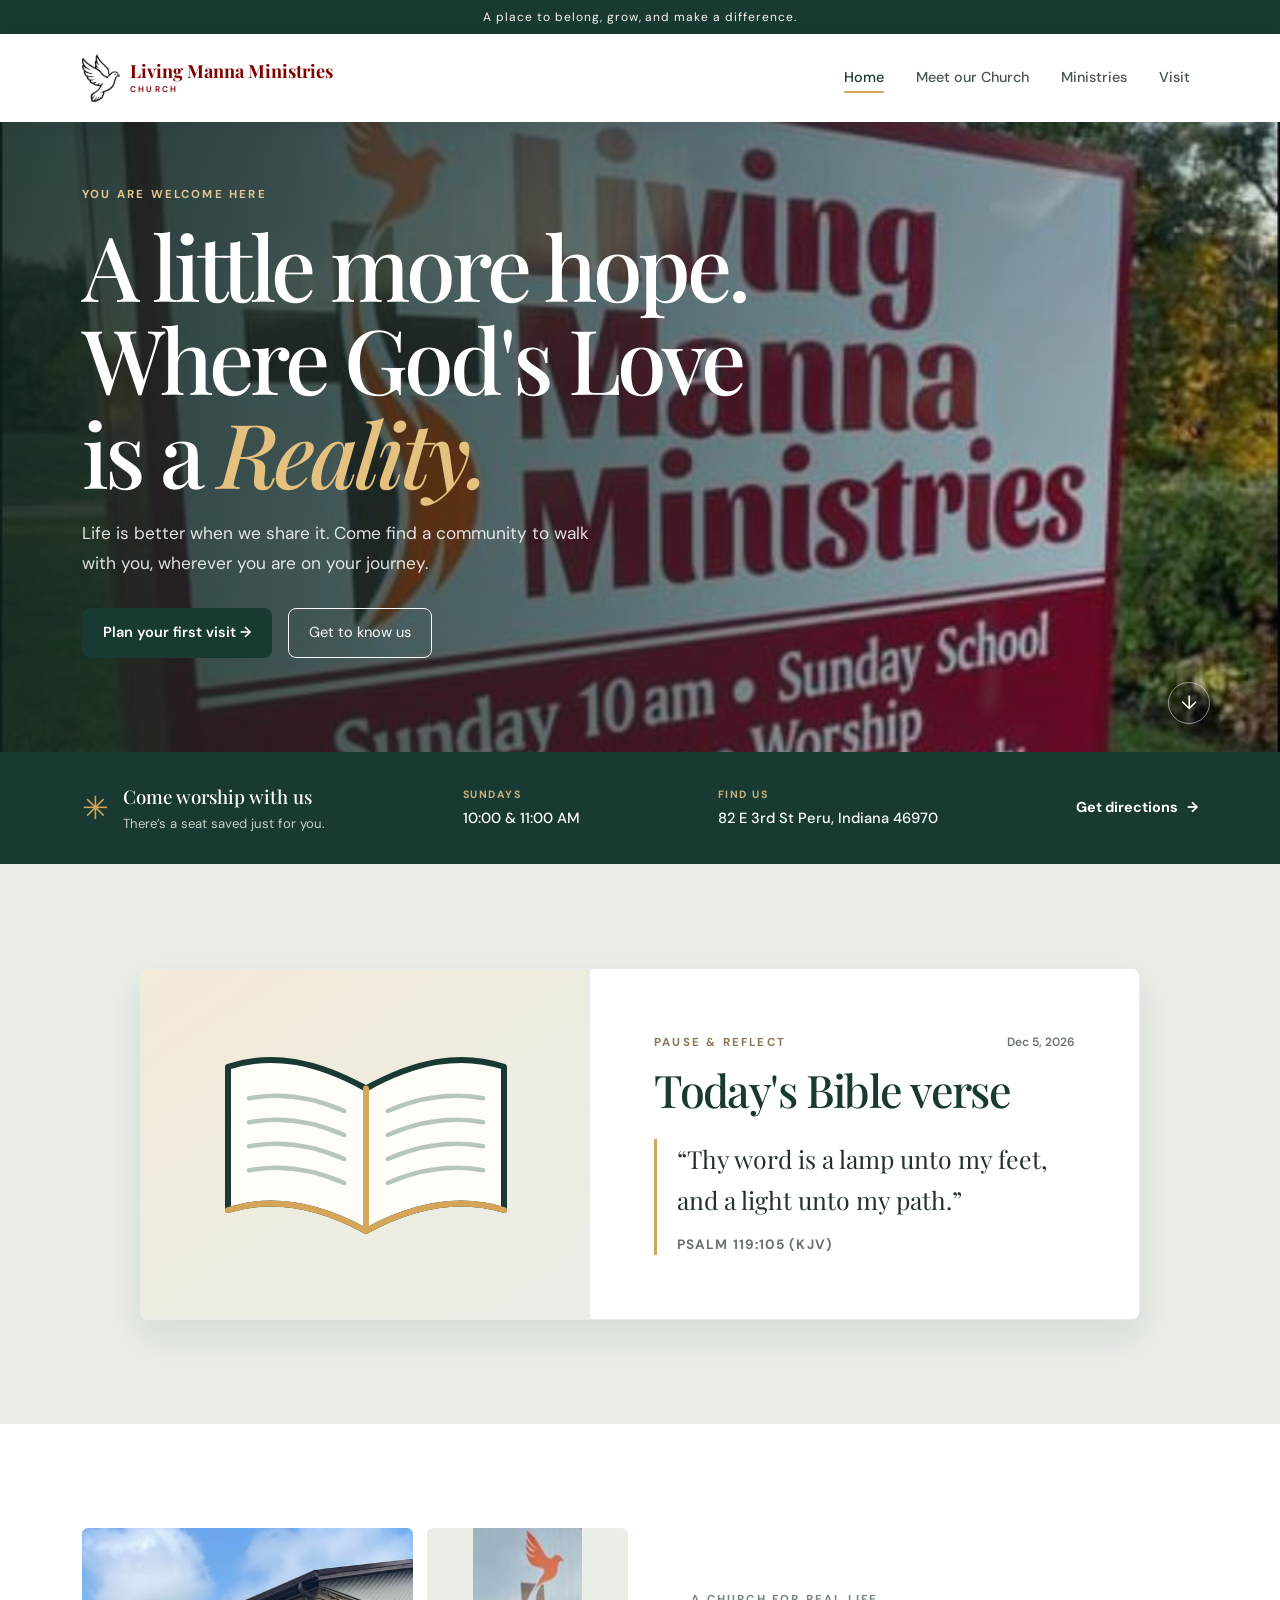
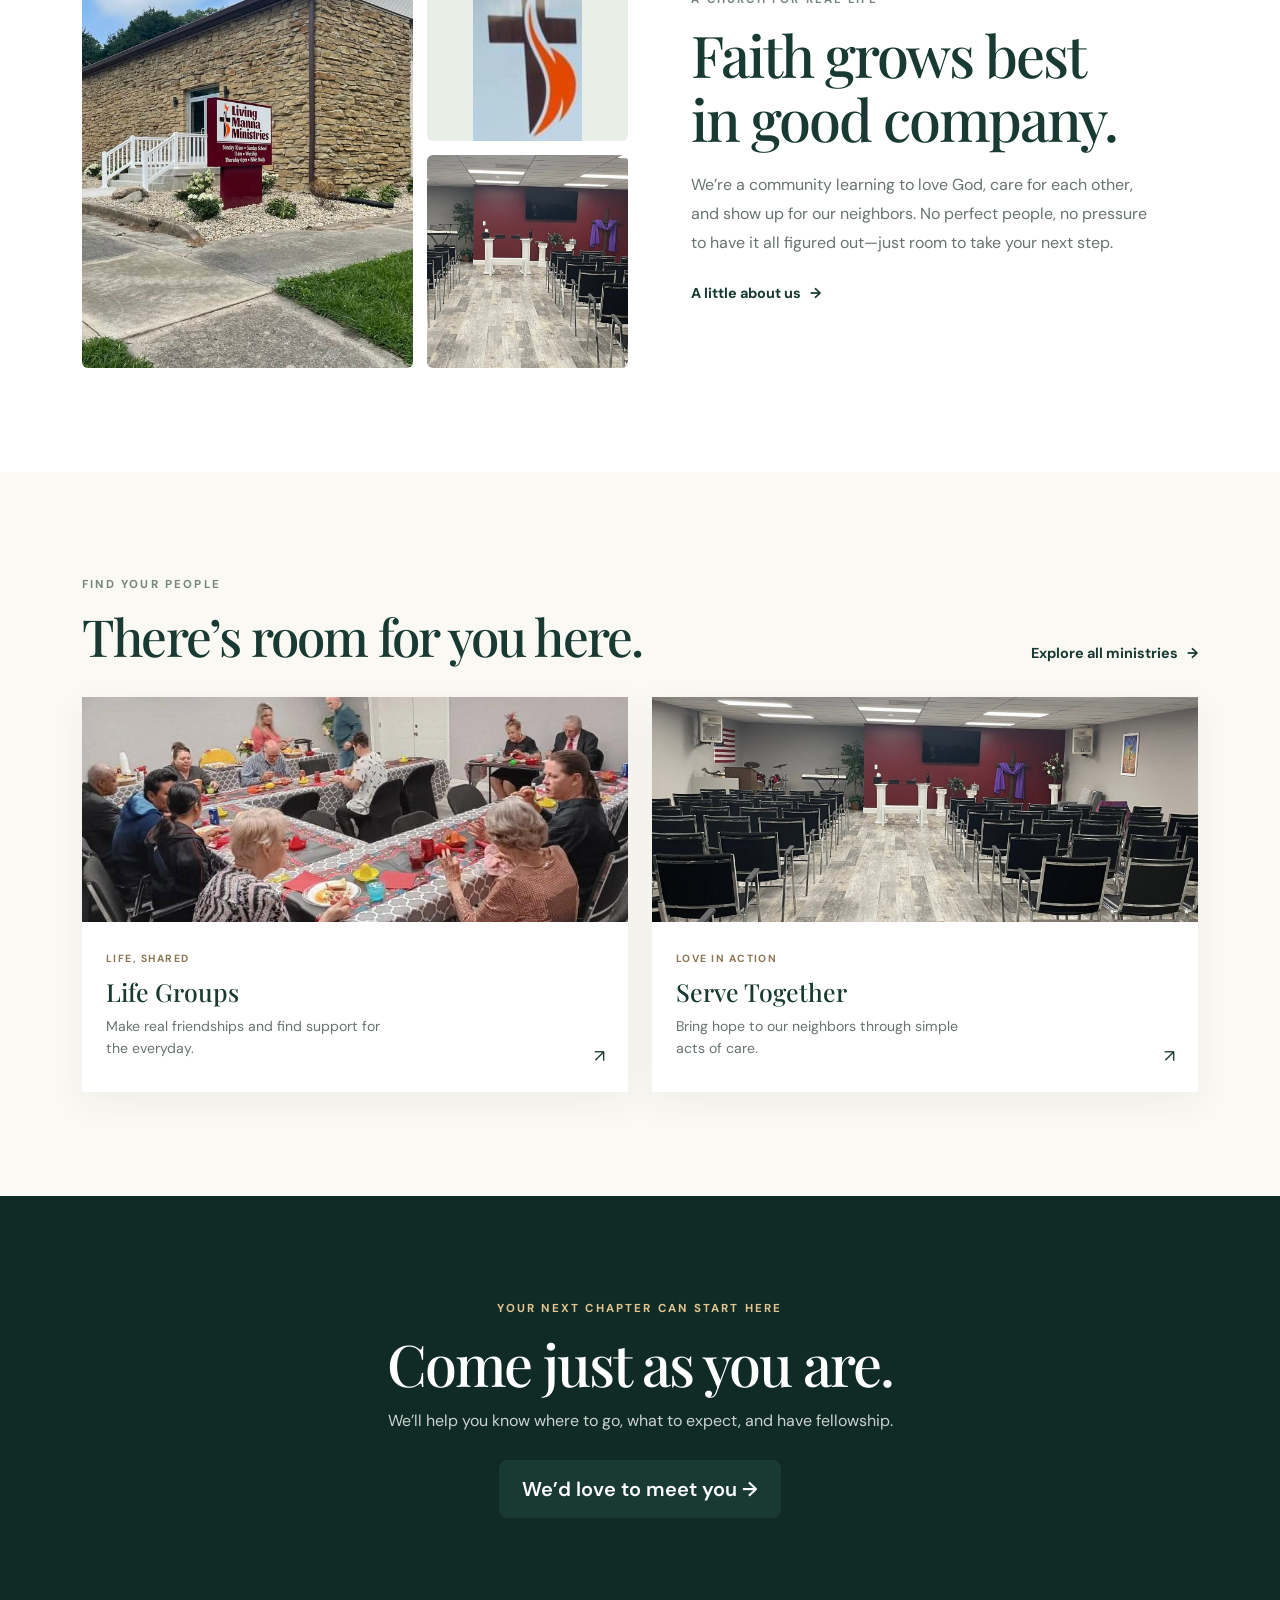
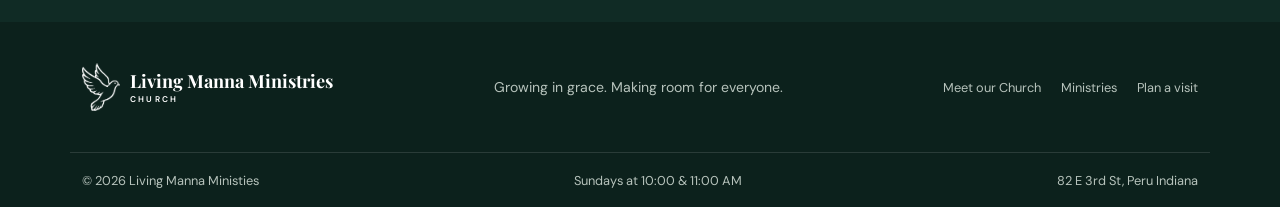
<file: index.html>
<!doctype html>
<html lang="en">

<head>
  <meta charset="utf-8">
  <meta name="viewport" content="width=device-width, initial-scale=1">
  <meta name="description"
    content="A welcoming church community. Join us for Sunday worship, find a group, and discover your place at Living Manna Ministries. Peru Indiana 46970.">
  <title>Living Manna Ministries</title>
  <link rel="preconnect" href="https://fonts.googleapis.com">
  <link rel="preconnect" href="https://fonts.gstatic.com" crossorigin>
  <link
    href="https://fonts.googleapis.com/css2?family=DM+Sans:wght@400;500;600;700&family=Playfair+Display:wght@500;600;700&display=swap"
    rel="stylesheet">
  <link href="https://cdn.jsdelivr.net/npm/bootstrap@5.3.8/dist/css/bootstrap.min.css" rel="stylesheet"
    integrity="sha384-sRIl4kxILFvY47J16cr9ZwB07vP4J8+LH7qKQnuqkuIAvNWLzeN8tE5YBujZqJLB" crossorigin="anonymous">
  <link rel="stylesheet" href="./css/styles.css">
  <link rel="icon" type="image/x-icon" href="./pics/doveLogo.jpeg">
</head>

<body>
  <div class="welcome-bar">A place to belong, grow, and make a difference.</div>
  <nav class="navbar navbar-expand-lg site-nav sticky-top" aria-label="Main navigation">
    <div class="container">
      <a class="navbar-brand church-brand" href="./index.html"><img class="brand-logo" src="./pics/doveLogo.jpeg"
          alt=""><span class="main">Living Manna Ministries<span class="brand-subtitle">CHURCH</span></span></a>
      <button class="navbar-toggler" type="button" data-bs-toggle="collapse" data-bs-target="#mainNav"
        aria-controls="mainNav" aria-expanded="false" aria-label="Toggle navigation"><span
          class="navbar-toggler-icon"></span></button>
      <div class="collapse navbar-collapse" id="mainNav">
        <ul class="navbar-nav ms-auto align-items-lg-center gap-lg-3">
          <li class="nav-item"><a class="nav-link active" aria-current="page" href="./index.html">Home</a></li>
          <li class="nav-item"><a class="nav-link" href="./html/meet.html">Meet our Church</a></li>
          <li class="nav-item"><a class="nav-link" href="./html/ministries.html">Ministries</a></li>
          <li class="nav-item"><a class="nav-link" href="./html/contact.html">Visit</a></li>
        </ul>
      </div>
    </div>
  </nav>
  <main>
    <section class="hero">
      <div class="hero-shade"></div>
      <div class="container hero-content">
        <p class="eyebrow light-eyebrow">YOU ARE WELCOME HERE</p>
        <h1>A little more hope.<br>Where God's Love is a  <em>Reality.</em></h1>
        <p class="hero-copy">Life is better when we share it. Come find a community to walk with you, wherever you are
          on your journey.</p>
        <div class="d-flex flex-wrap gap-3">
          <a class="btn btn-primary-custom btn-lg" href="./html/contact.html">Plan your first visit <span
              aria-hidden="true">→</span></a>
          <a class="btn btn-outline-light btn-lg" href="./html/about.html">Get to know us</a>
        </div>
      </div>
      <a href="#welcome" class="hero-scroll" aria-label="Scroll to learn more">↓</a>
    </section>
    <section class="service-strip" aria-label="Sunday service times">
      <div class="container service-strip-inner">
        <div class="service-intro"><span class="service-icon" aria-hidden="true">✳</span>
          <div><strong>Come worship with us</strong><span>There’s a seat saved just for you.</span></div>
        </div>
        <div class="service-detail"><span class="detail-label">SUNDAYS</span><strong>10:00 &amp; 11:00 AM</strong></div>
        <div class="service-detail"><span class="detail-label">FIND US</span><strong>82 E 3rd St Peru, Indiana 46970</strong></div>
        <a class="text-link" href="./html/contact.html">Get directions <span aria-hidden="true">→</span></a>
      </div>
    </section>
    <section class="daily-bible section-space" aria-labelledby="daily-bible-title">
      <div class="container">
        <div class="daily-bible-card">
          <div class="daily-bible-art">
            <img src="./pics/open-bible.svg" alt="Illustration of an open Bible">
          </div>
          <div class="daily-bible-content">
            <div class="daily-bible-meta">
              <p class="eyebrow">PAUSE &amp; REFLECT</p>
              <time id="daily-verse-date"></time>
            </div>
            <h2 id="daily-bible-title">Today's Bible verse</h2>
            <blockquote class="daily-bible-quote">
              <p id="daily-verse-text">“Thy word is a lamp unto my feet, and a light unto my path.”</p>
              <footer id="daily-verse-reference">Psalm 119:105 (KJV)</footer>
            </blockquote>
          </div>
        </div>
      </div>
    </section>
    <section id="welcome" class="section-space">
      <div class="container">
        <div class="row align-items-center g-4">
          <div class="col-xl-6">
            <div class="welcome-gallery">
              <img class="welcome-gallery-main" src="./pics/LivingMannaMinistries.jpg"
                alt="Living Manna Ministries Church">
              <div class="welcome-gallery-stack">
                <img class="welcome-gallery-sign" src="./pics/LMM sign2.jpg" alt="Living Manna Ministries sign">
                <img src="./pics/inside1.jpg" alt="Inside the church sanctuary">
              </div>
            </div>
          </div>
          <div class="col-xl-6 welcome-copy">
            <p class="eyebrow">A CHURCH FOR REAL LIFE</p>
            <h2>Faith grows best<br>in good company.</h2>
            <p class="body-copy">We’re a community learning to love God, care for each other, and show up for our
              neighbors. No perfect people, no pressure to have it all figured out—just room to take your next step.</p>
            <a class="text-link" href="./html/about.html">A little about us <span aria-hidden="true">→</span></a>
          </div>
        </div>
      </div>
    </section>
    <section class="ministries-preview section-space">
      <div class="container">
        <div class="section-heading">
          <div>
            <p class="eyebrow">FIND YOUR PEOPLE</p>
            <h2>There’s room for you here.</h2>
          </div>
          <a class="text-link d-none d-md-inline-flex" href="./html/ministries.html">Explore all ministries <span
              aria-hidden="true">→</span></a>
        </div>
        <div class="row g-4 mt-2">
          <div class="col-md-6"><a class="ministry-card" href="./html/ministries.html#groups">
              <div class="ministry-image ministry-groups"></div>
              <div class="ministry-card-copy"><span class="card-kicker">LIFE, SHARED</span>
                <h3>Life Groups</h3>
                <p>Make real friendships and find support for the everyday.</p><span class="card-arrow"
                  aria-hidden="true">↗</span>
              </div>
            </a></div>
          <div class="col-md-6"><a class="ministry-card" href="./html/ministries.html#serve">
              <div class="ministry-image ministry-serve"></div>
              <div class="ministry-card-copy"><span class="card-kicker">LOVE IN ACTION</span>
                <h3>Serve Together</h3>
                <p>Bring hope to our neighbors through simple acts of care.</p><span class="card-arrow"
                  aria-hidden="true">↗</span>
              </div>
            </a></div>
        </div>
        <a class="text-link d-md-none mt-4" href="./html/ministries.html">Explore all ministries <span
            aria-hidden="true">→</span></a>
      </div>
    </section>

    <section class="invitation section-space">
      <div class="container invitation-content">
        <p class="eyebrow light-eyebrow">YOUR NEXT CHAPTER CAN START HERE</p>
        <h2>Come just as you are.</h2>
        <p>We’ll help you know where to go, what to expect, and have fellowship.</p>
        <a class="btn btn-primary-custom btn-lg" href="./html/contact.html">We’d love to meet you <span
            aria-hidden="true">→</span></a>
      </div>
    </section>
  </main>

  <footer class="site-footer">
    <div class="container footer-main">
      <a class="navbar-brand church-brand footer-brand" href="./index.html"><img class="brand-logo"
          src="./pics/doveLogo.jpeg" alt=""><span>Living Manna Ministries<span class="brand-subtitle">CHURCH</span></span></a>
      <p>Growing in grace. Making room for everyone.</p>
      <div class="footer-links"><a
          href="./html/meet.html">Meet our Church</a><a href="./html/ministries.html">Ministries</a><a
          href="./html/contact.html">Plan a visit</a></div>
    </div>
    <div class="container footer-bottom"><span>© 2026 Living Manna Ministies</span><span>Sundays at 10:00 &amp; 11:00
        AM</span>
      <span>82 E 3rd St, Peru Indiana</span>
    </div>
  </footer>


  <script src="https://cdn.jsdelivr.net/npm/bootstrap@5.3.8/dist/js/bootstrap.bundle.min.js"
    integrity="sha384-FKyoEForCGlyvwx9Hj09JcYn3nv7wiPVlz7YYwJrWVcXK/BmnVDxM+D2scQbITxI"
    crossorigin="anonymous"></script>
  <script src="./js/daily-bible.js" defer></script>
</body>

</html>
</file>
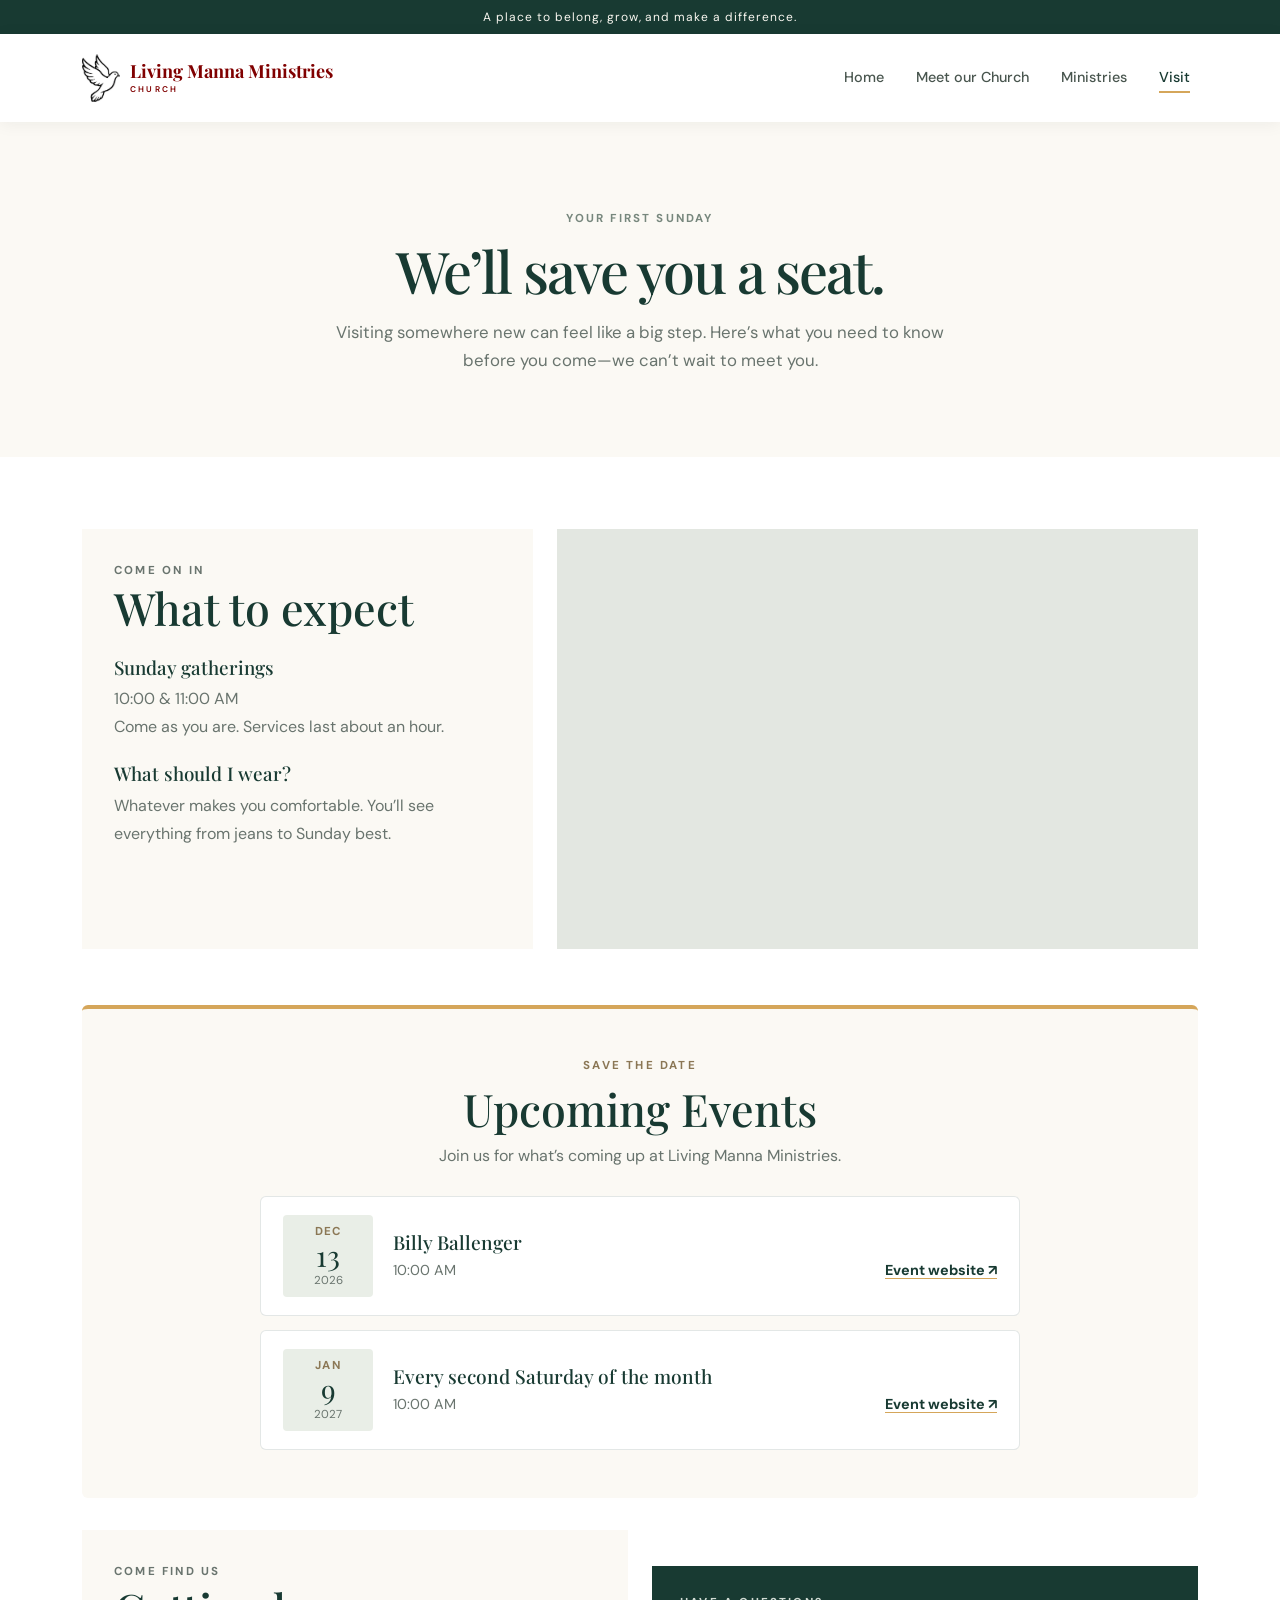
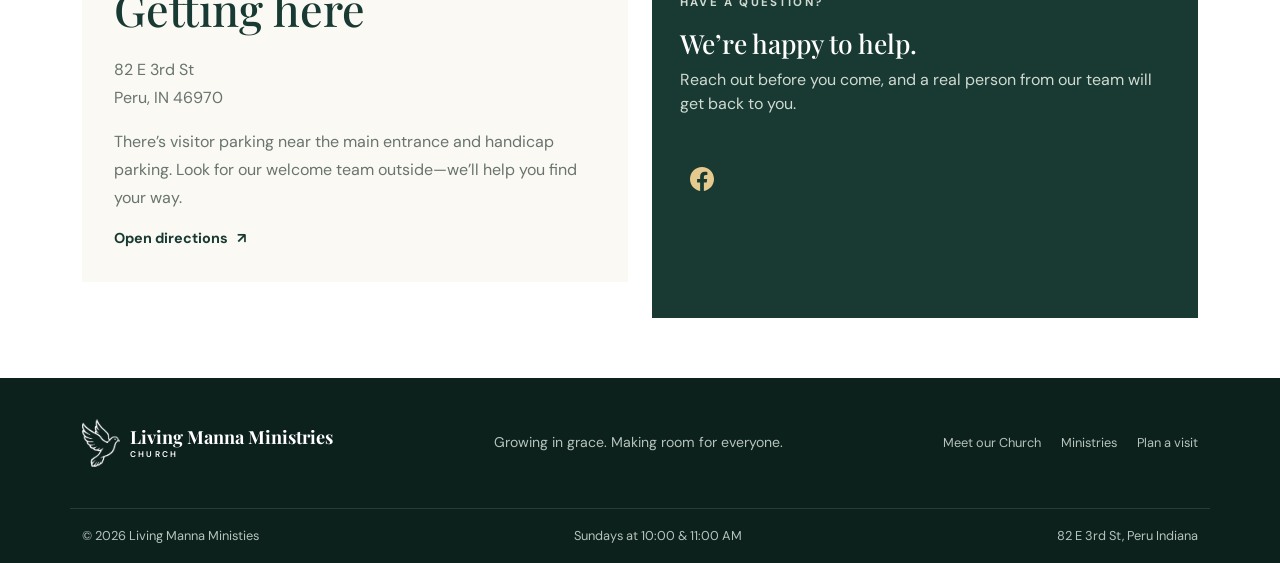
<file: html/contact.html>
<!doctype html>
<html lang="en">

<head>
  <meta charset="utf-8">
  <meta name="viewport" content="width=device-width, initial-scale=1">
  <meta name="description"
    content="Plan a visit to Living Manna Ministries. Find Sunday service times, directions, and what to expect. Peru Indiana 46970">
  <title>Living Manna Ministries</title>
  <link rel="preconnect" href="https://fonts.googleapis.com">
  <link rel="preconnect" href="https://fonts.gstatic.com" crossorigin>
  <link
    href="https://fonts.googleapis.com/css2?family=DM+Sans:wght@400;500;600;700&family=Playfair+Display:wght@500;600;700&display=swap"
    rel="stylesheet">
  <link href="https://cdn.jsdelivr.net/npm/bootstrap@5.3.8/dist/css/bootstrap.min.css" rel="stylesheet"
    integrity="sha384-sRIl4kxILFvY47J16cr9ZwB07vP4J8+LH7qKQnuqkuIAvNWLzeN8tE5YBujZqJLB" crossorigin="anonymous">
  <link rel="stylesheet" href="../css/styles.css">
</head>

<body>
  <div class="welcome-bar">A place to belong, grow, and make a difference.</div>
  <nav class="navbar navbar-expand-lg site-nav sticky-top" aria-label="Main navigation">
    <div class="container">
      <a class="main navbar-brand church-brand" href="../index.html"><img class="brand-logo" src="../pics/doveLogo.jpeg"
          alt=""><span>Living Manna Ministries<span class="brand-subtitle">CHURCH</span></span></a>
      <button class="navbar-toggler" type="button" data-bs-toggle="collapse" data-bs-target="#mainNav"
        aria-controls="mainNav" aria-expanded="false" aria-label="Toggle navigation"><span
          class="navbar-toggler-icon"></span></button>
      <div class="collapse navbar-collapse" id="mainNav">
        <ul class="navbar-nav ms-auto align-items-lg-center gap-lg-3">
          <li class="nav-item"><a class="nav-link" href="../index.html">Home</a></li>
          <!-- <li class="nav-item"><a class="nav-link" href="./about.html">Our church</a></li> -->
          <li class="nav-item"><a class="nav-link" href="./meet.html">Meet our Church</a></li>
          <li class="nav-item"><a class="nav-link" href="./ministries.html">Ministries</a></li>
          <li class="nav-item"><a class="nav-link active" aria-current="page" href="./contact.html">Visit</a></li>
        </ul>
      </div>
    </div>
  </nav>
  <main>
    <header class="page-intro">
      <div class="container">
        <p class="eyebrow">YOUR FIRST SUNDAY</p>
        <h1>We’ll save you a seat.</h1>
        <p>Visiting somewhere new can feel like a big step. Here’s what you need to know before you come—we can’t wait
          to meet you.</p>
      </div>
    </header>
    <section class="visit-section">
      <div class="container">
        <div class="row g-4 align-items-stretch">
          <div class="col-lg-5">
            <div class="visit-card">
              <p class="eyebrow">COME ON IN</p>
              <h2>What to expect</h2>
              <h3>Sunday gatherings</h3>
              <p>10:00 &amp; 11:00 AM<br>Come as you are. Services last about an hour.</p>
              <h3>What should I wear?</h3>
              <p>Whatever makes you comfortable. You’ll see everything from jeans to Sunday best.</p>
            </div>
          </div>
          <div class="col-lg-7">
            <div class="visit-photo" role="img" aria-label="Sunlight falling into a welcoming church sanctuary"></div>
          </div>
        </div>

        <section class="upcoming-events-section" aria-labelledby="upcoming-events-title">
          <div class="upcoming-events-heading">
            <p class="eyebrow">SAVE THE DATE</p>
            <h2 id="upcoming-events-title">Upcoming Events</h2>
            <p>Join us for what’s coming up at Living Manna Ministries.</p>
          </div>
          <div class="upcoming-events-list" id="church-upcoming-events" aria-live="polite"></div>
        </section>
        <div class="row g-4 mt-2 align-items-stretch">
          <div class="col-lg-6">
            <div class="visit-card">
              <p class="eyebrow">COME FIND US</p>
              <h2>Getting here</h2>
              <address>82 E 3rd St<br>Peru, IN 46970</address>
              <p class="mt-3">There’s visitor parking near the main entrance and handicap parking. Look for our welcome team outside—we’ll
                help you find your way.</p><a class="text-link mt-3"
                href="https://www.google.com/maps/dir/?api=1&amp;destination=82%20E%203rd%20St%2C%20Peru%2C%20IN%2046970" target="_blank"
                rel="noopener noreferrer">Open directions <span aria-hidden="true">↗</span></a>
            </div>
          </div>
          <div class="col-lg-6">
            <div class="contact-callout h-100">
              <p class="eyebrow light-eyebrow">HAVE A QUESTION?</p>
              <h2>We’re happy to help.</h2>
              <p>Reach out before you come, and a real person from our team will get back to you.</p>
              <!-- <br><a href="tel:+17654604705">(765)460-4705</a> -->
                <br><a class="facebook-link" href="https://www.facebook.com/profile.php?id=61567295491400" target="_blank" rel="noopener noreferrer" aria-label="Visit Living Manna Ministries on Facebook">
                  <svg aria-hidden="true" viewBox="0 0 24 24" focusable="false">
                    <path d="M24 12.073C24 5.405 18.627 0 12 0S0 5.405 0 12.073c0 6.02 4.388 11.018 10.125 11.927v-8.437H7.078v-3.49h3.047V9.41c0-3.025 1.792-4.696 4.533-4.696 1.312 0 2.686.236 2.686.236v2.976h-1.513c-1.49 0-1.956.931-1.956 1.886v2.261h3.328l-.532 3.49h-2.796V24C19.612 23.091 24 18.093 24 12.073Z"/>
                  </svg>
                </a>
            </div>
          </div>
        </div>
      </div>
    </section>
  </main>
  <footer class="site-footer">
    <div class="container footer-main">
      <a class="navbar-brand church-brand footer-brand" href="../index.html"><img class="brand-logo"
          src="../pics/doveLogo.jpeg" alt=""><span>Living Manna Ministries<span class="brand-subtitle">CHURCH</span></span></a>
      <p>Growing in grace. Making room for everyone.</p>
      <div class="footer-links"><a href="./meet.html">Meet our Church</a><a
          href="./ministries.html">Ministries</a><a href="./contact.html">Plan a visit</a></div>
    </div>
    <div class="container footer-bottom"><span>© 2026 Living Manna Ministies</span><span>Sundays at 10:00 &amp; 11:00 AM</span>
    <span>82 E 3rd St, Peru Indiana</span>
    </div>
  </footer>
  <script src="https://cdn.jsdelivr.net/npm/bootstrap@5.3.8/dist/js/bootstrap.bundle.min.js"
    integrity="sha384-FKyoEForCGlyvwx9Hj09JcYn3nv7wiPVlz7YYwJrWVcXK/BmnVDxM+D2scQbITxI"
    crossorigin="anonymous"></script>
  <script src="../js/church-events.js" defer></script>
</body>

</html>
</file>
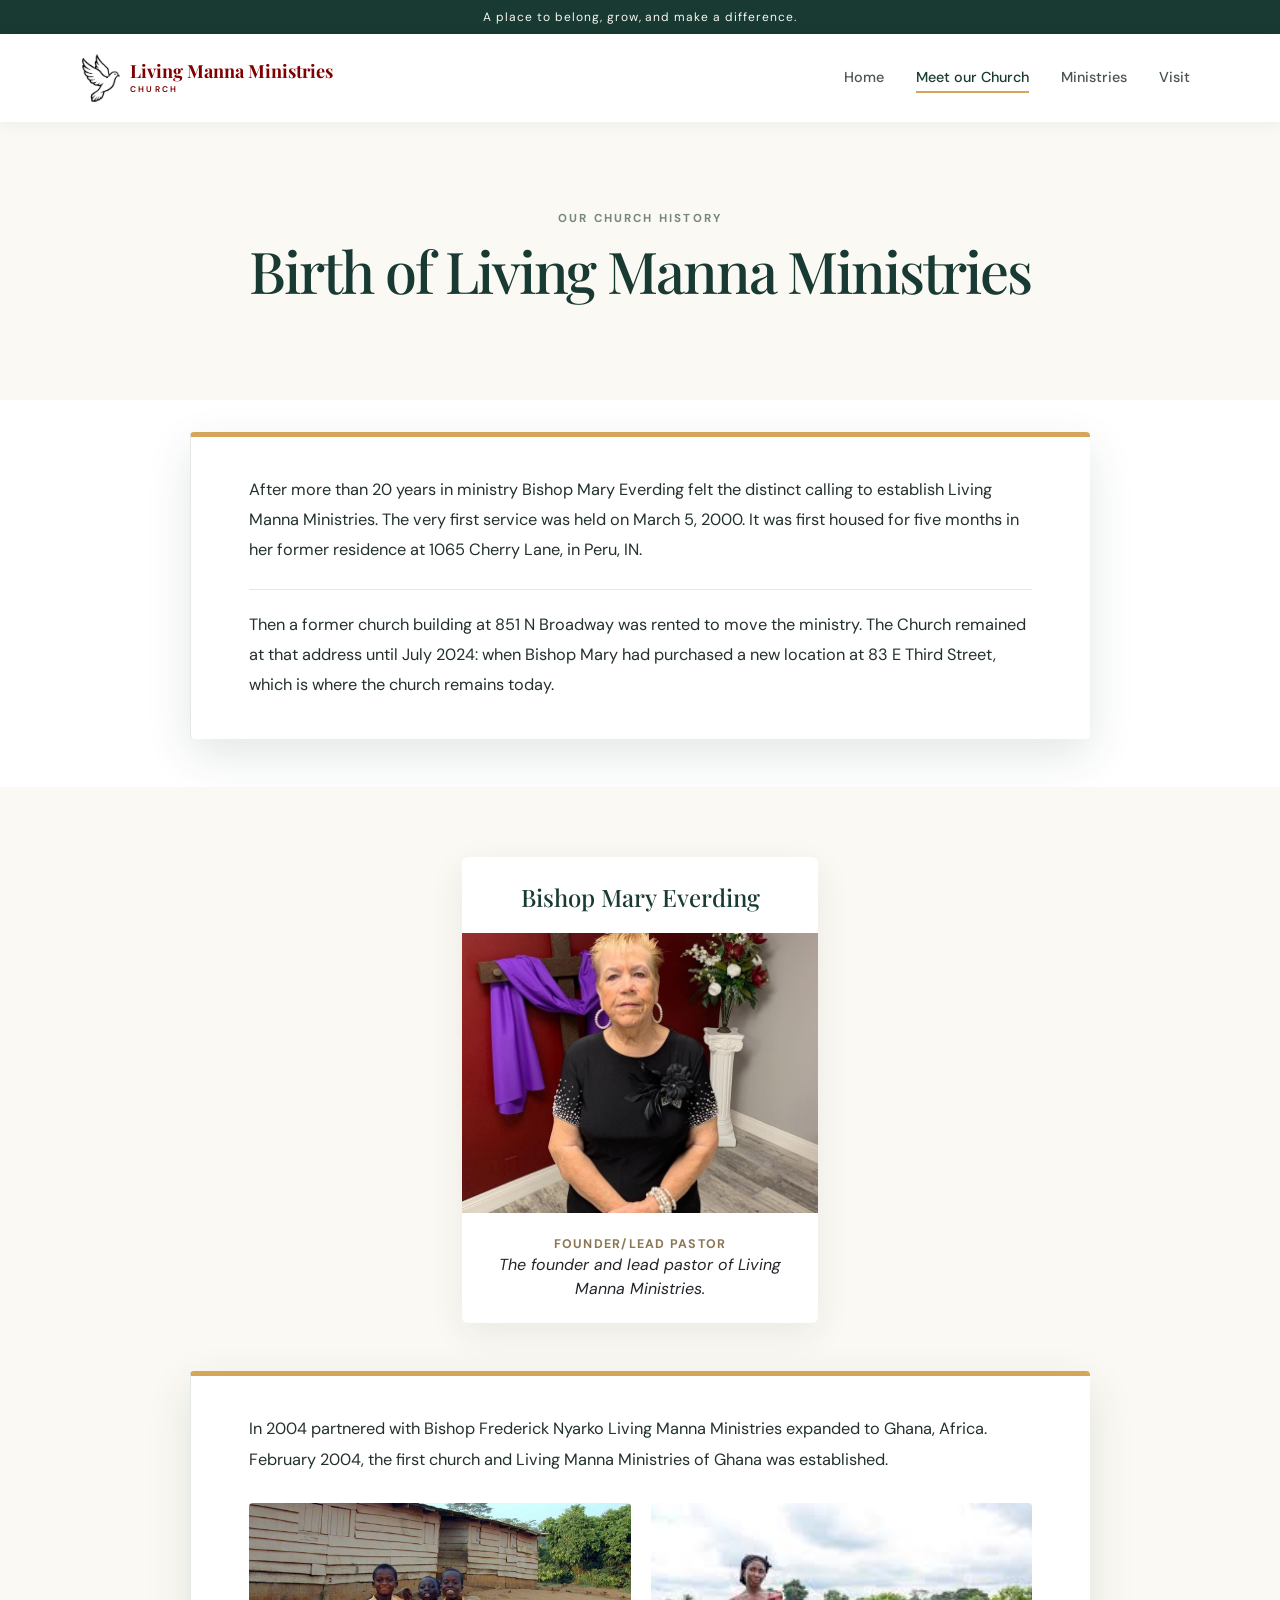
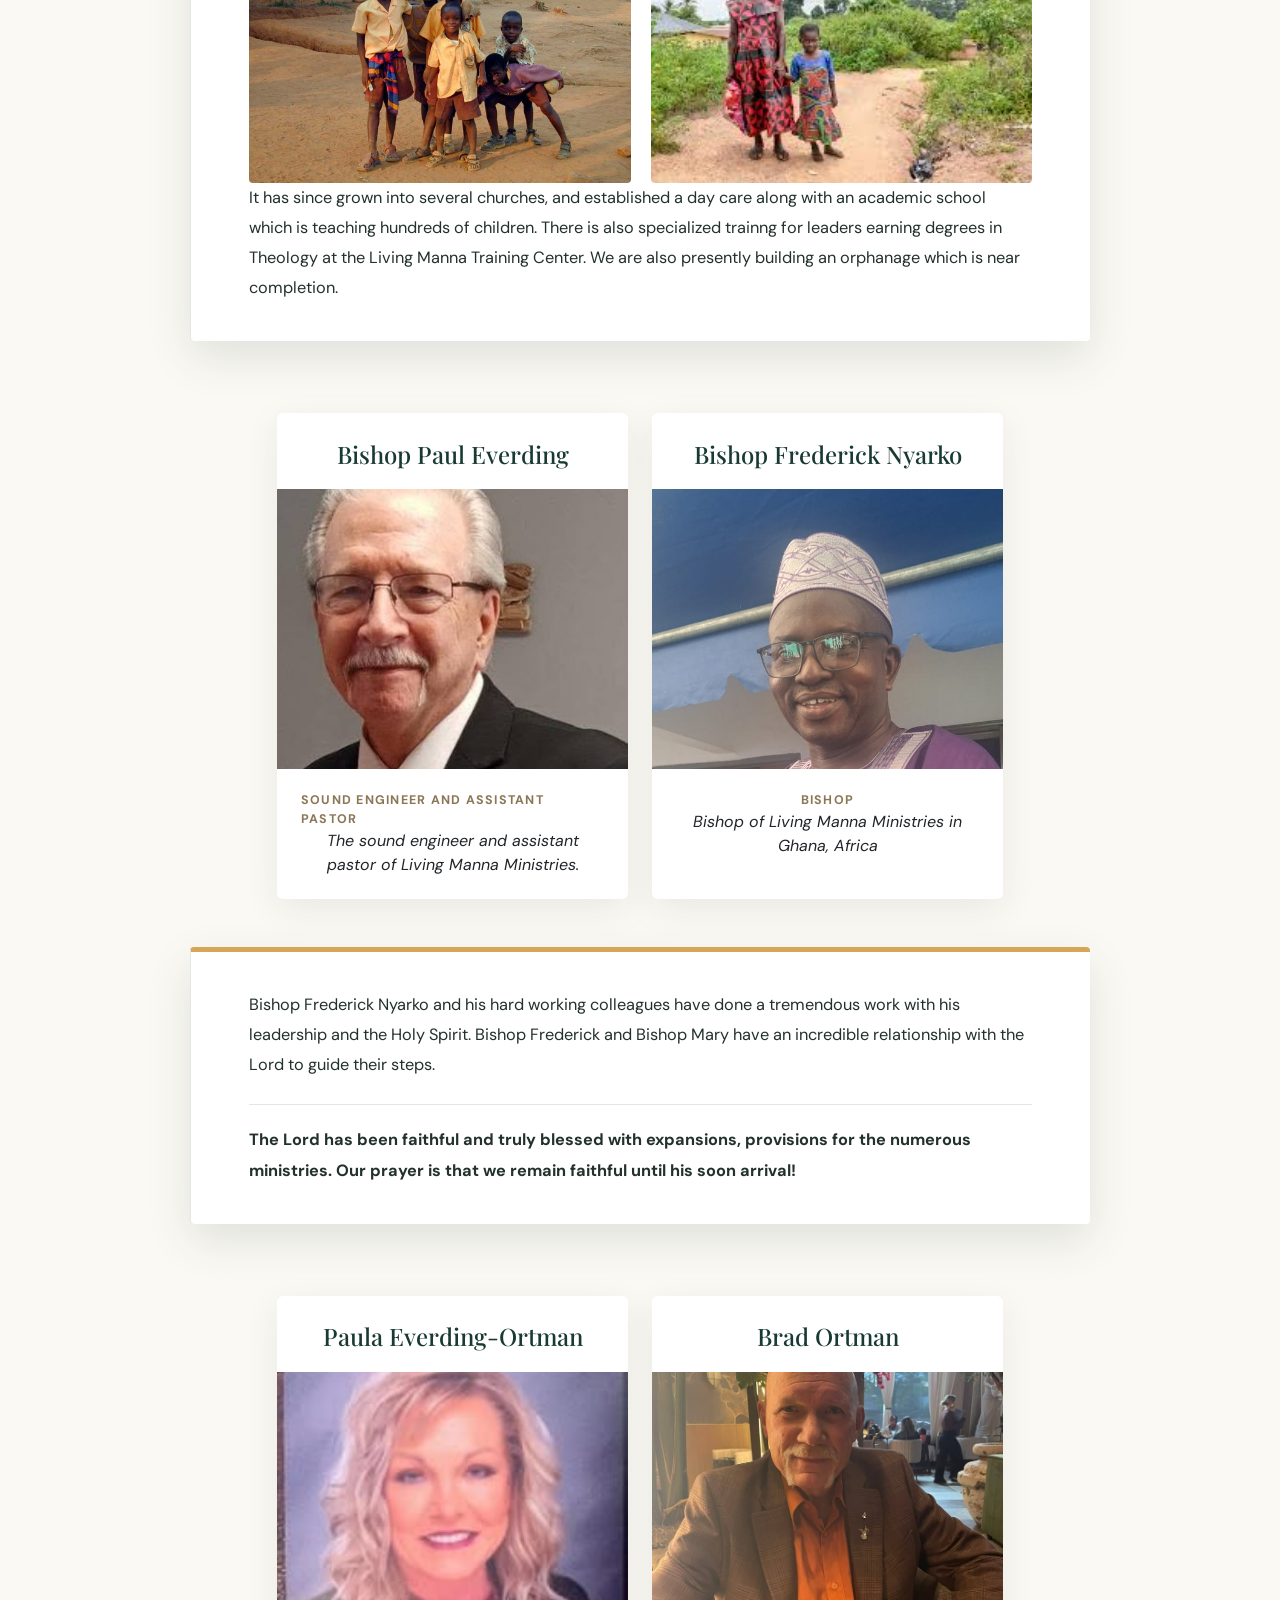
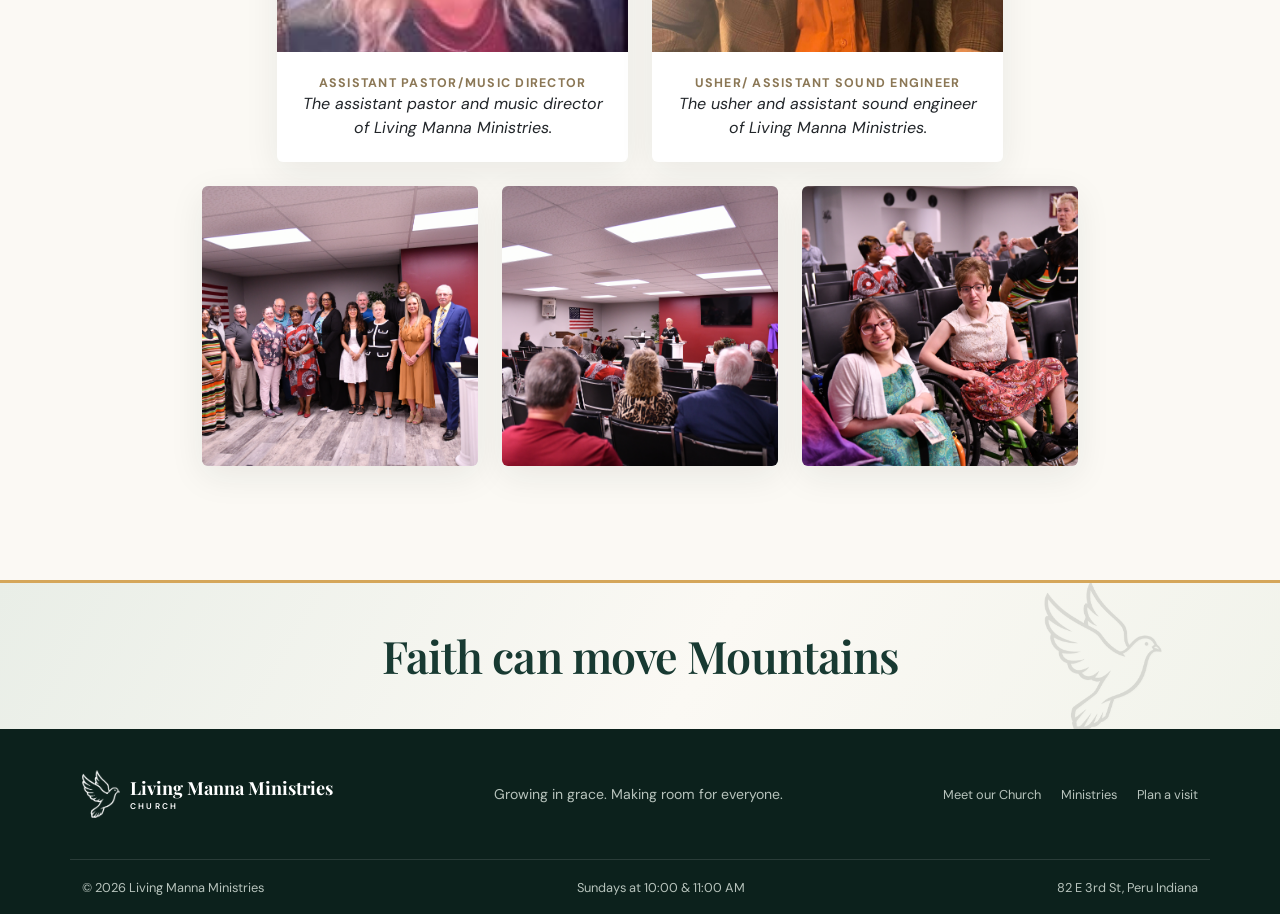
<file: html/meet.html>
<!doctype html>
<html lang="en">

<head>
  <meta charset="utf-8">
  <meta name="viewport" content="width=device-width, initial-scale=1">
  <meta name="description"
    content="Meet the people and leaders who serve the Living Manna Ministries church community. Peru Indiana 46970.">
  <title>Meet Our Church | Living Manna Ministries</title>
  <link rel="preconnect" href="https://fonts.googleapis.com">
  <link rel="preconnect" href="https://fonts.gstatic.com" crossorigin>
  <link
    href="https://fonts.googleapis.com/css2?family=DM+Sans:wght@400;500;600;700&family=Playfair+Display:wght@500;600;700&display=swap"
    rel="stylesheet">
  <link href="https://cdn.jsdelivr.net/npm/bootstrap@5.3.8/dist/css/bootstrap.min.css" rel="stylesheet"
    integrity="sha384-sRIl4kxILFvY47J16cr9ZwB07vP4J8+LH7qKQnuqkuIAvNWLzeN8tE5YBujZqJLB" crossorigin="anonymous">
  <link rel="stylesheet" href="../css/styles.css">
</head>

<body>
  <div class="welcome-bar">A place to belong, grow, and make a difference.</div>
  <nav class="navbar navbar-expand-lg site-nav sticky-top" aria-label="Main navigation">
    <div class="container">
      <a class="main navbar-brand church-brand" href="../index.html"><img class="brand-logo" src="../pics/doveLogo.jpeg"
          alt=""><span>Living Manna Ministries<span class="brand-subtitle">CHURCH</span></span></a>
      <button class="navbar-toggler" type="button" data-bs-toggle="collapse" data-bs-target="#mainNav"
        aria-controls="mainNav" aria-expanded="false" aria-label="Toggle navigation"><span
          class="navbar-toggler-icon"></span></button>
      <div class="collapse navbar-collapse" id="mainNav">
        <ul class="navbar-nav ms-auto align-items-lg-center gap-lg-3">
          <li class="nav-item"><a class="nav-link" href="../index.html">Home</a></li>
          <li class="nav-item"><a class="nav-link active" aria-current="page" href="./meet.html">Meet our Church</a>
          </li>
          <li class="nav-item"><a class="nav-link" href="./ministries.html">Ministries</a></li>
          <li class="nav-item"><a class="nav-link" href="./contact.html">Visit</a></li>
        </ul>
      </div>
    </div>
  </nav>
  <main>
    <header class="page-intro">
      <div class="container">
        <p class="eyebrow">OUR CHURCH HISTORY</p>
        <h1>Birth of Living Manna Ministries</h1>
      </div>
    </header>
    <section class="churchHistory">
      <p>After more than 20 years in ministry Bishop Mary Everding felt the distinct calling to establish Living Manna Ministries. The very first service was held on March 5, 2000. It was first housed for five months in her former residence at 1065 Cherry Lane, in Peru, IN.</p><p> Then a former church building at 851 N Broadway was rented to move the  ministry. The Church remained at that address until July 2024: when Bishop Mary had purchased a new location at 83 E Third Street, which is where the church remains today.</p>
    </section>
    <section class="church-team">
      <div class="container">
        <div class="row g-4 justify-content-center mb-4">
          <div class="bishopMary col-sm-6 col-lg-4">
            <article class="card member-card">
              <h2 class="text-center">Bishop Mary Everding</h2>
              <div class="member-card-photo"><img src="../pics/maryEverding.jpg" alt="Pictuure of Bishop Mary Everding"></div>
              <div class="card-body">
                <p class="member-position text-center">Founder/Lead Pastor</p>
                <em class="text-center">The founder and lead pastor of Living Manna Ministries.</em>
              </div>
            </article>
          </div>
        </div>
        <section class="churchHistory">
          <p>In 2004 partnered with Bishop Frederick Nyarko Living Manna Ministries expanded to Ghana, Africa. February 2004, the first church and Living Manna Ministries of Ghana was established.</p>
          <div class="ghana-photo-grid">
            <img src="../pics/ghanaPpl1.jpg" alt="Group of people in Ghana" class="ghanaPpl1">
            <img src="../pics/ghanaPpl2.jpeg" alt="A mother and her child in Ghana" class="ghanaPpl2">
          </div>
          <p> It has since grown into several churches, and established a day care along with an academic school which is teaching hundreds of children. There is also specialized trainng for leaders earning degrees in Theology at the Living Manna Training Center. We are also presently building an orphanage which is near completion.</p>
        </section>
        <div class="row g-4 justify-content-center mb-4 leadership-row">
          <div class="col-md-6 col-lg-5">
            <article class="card member-card">
              <h2 class="text-center">Bishop Paul Everding</h2>
              <div class="member-card-photo"><img src="../pics/paulEverding.jpg" alt="Member Name"></div>
              <div class="card-body">
                <p class="member-position">Sound Engineer and Assistant Pastor</p>
                <em class="text-center">The sound engineer and assistant pastor of Living Manna Ministries.</em>
              </div>
            </article>
          </div>
          <div class="col-md-6 col-lg-5">
            <article class="card member-card">
              <h2 class="text-center">Bishop Frederick Nyarko</h2>
              <div class="member-card-photo"><img class="bishop-fredrick-image" src="../pics/bishopFredrick.jpeg" alt="Bishop Frederick Nyarko"></div>
              <div class="card-body">
                <p class="member-position">Bishop</p>
                <em class="text-center">Bishop of Living Manna Ministries in Ghana, Africa</em>
              </div>
            </article>
          </div>
        </div>
        <section class="churchHistory">
          <p>Bishop Frederick Nyarko and his hard working colleagues have done a tremendous work with his leadership and the Holy Spirit. Bishop Frederick and Bishop Mary have an incredible relationship with the Lord to guide their steps.</p>
          <p class="fw-bold">The Lord has been faithful and truly blessed with expansions, provisions for the numerous ministries. Our prayer is that we remain faithful until his soon arrival!</p>
        </section>
        <div class="row g-4 justify-content-center mb-4 leadership-row">
          <div class="col-md-6 col-lg-5">
            <article class="card member-card">
              <h2 class="text-center">Paula Everding-Ortman</h2>
              <div class="member-card-photo"><img src="../pics/paulaOrthman.jpg" alt=""></div>
              <div class="card-body">
                <p class="member-position">Assistant Pastor/Music Director</p>
                <em class="text-center">The assistant pastor and music director of Living Manna Ministries.</em>
              </div>
            </article>
          </div>
          <div class="col-md-6 col-lg-5">
            <article class="card member-card">
              <h2 class="text-center">Brad Ortman</h2>
              <div class="member-card-photo"><img src="../pics/bradOrtman.jpg" alt="Brad Ortman"></div>
              <div class="card-body">
                <p class="member-position">Usher/ Assistant sound engineer</p>
                <em class="text-center">The usher and assistant sound engineer of Living Manna Ministries.</em>
              </div>
            </article>
          </div>

          <!-- <div id="carousel" class="carousel slide mb-5" data-bs-ride="carousel" data-bs-pause="false">
    <div class="carousel-inner text-center">
      <div class="carousel-item active">
        <img src="../pics/members4.JPG" alt="Members of the church">
      </div>
      <div class="carousel-item">
        <img src="../pics/members5.JPG" alt="Members of the church">
      </div>
      <div class="carousel-item">
        <img src="../pics/members1.JPG" alt="Members of the church">
      </div>
      <div class="carousel-item">
        <img src="../pics/members2.JPG" alt="Members of the church">
      </div>
      <div class="carousel-item">
        <img src="../pics/members3.JPG" alt="Members of the church">
      </div>
      <div class="carousel-item">
        <img src="../pics/maryEverding.jpg" alt="Pool">
      </div>
      <div class="carousel-item">
        <img src="../pics/bishops.jpg" alt="Pool">
      </div>
      <div class="carousel-item">
        <img src="../pics/bradPaula.jpg" alt="Palm Tree">
      </div>
    </div>
  </div>  -->
          <div class="col-sm-6 col-lg-4">
            <article class="card member-card">
              <div class="member-card-photo"><img src="../pics/members5.JPG" alt="Church members"></div>
            </article>
          </div>
          <div class="col-sm-6 col-lg-4">
            <article class="card member-card">
              <div class="member-card-photo"><img src="../pics/members3.JPG" alt="Church members"></div>
            </article>
          </div>
          <div class="col-sm-6 col-lg-4">
            <article class="card member-card">
              <div class="member-card-photo"><img src="../pics/members2.JPG" alt="Church members"></div>
            </article>
          </div>
        </div>
      </div>
    </section>
  </main>
  <p class="text-center faith">Faith can move Mountains</p>
  <footer class="site-footer">
    <div class="container footer-main">
      <a class="navbar-brand church-brand footer-brand" href="../index.html"><img class="brand-logo"
          src="../pics/doveLogo.jpeg" alt=""><span>Living Manna Ministries<span class="brand-subtitle">CHURCH</span></span></a>
      <p>Growing in grace. Making room for everyone.</p>
      <div class="footer-links"><a href="./meet.html">Meet our Church</a><a
          href="./ministries.html">Ministries</a><a href="./contact.html">Plan a visit</a></div>
    </div>
    <div class="container footer-bottom">
      <span>© 2026 Living Manna Ministries</span>
      <span>Sundays at 10:00 &amp; 11:00 AM</span>
      <span>82 E 3rd St, Peru Indiana</span>
    </div>
  </footer>
  <script src="https://cdn.jsdelivr.net/npm/bootstrap@5.3.8/dist/js/bootstrap.bundle.min.js"
    integrity="sha384-FKyoEForCGlyvwx9Hj09JcYn3nv7wiPVlz7YYwJrWVcXK/BmnVDxM+D2scQbITxI"
    crossorigin="anonymous"></script>
</body>

</html>
</file>
<file: css/styles.css>
:root {
  --forest: #183a32;
  --forest-deep: #102b25;
  --sage: #e9eee7;
  --cream: #fbf9f4;
  --gold: #d5a65a;
  --ink: #23312c;
  --muted: #69746e;
  --serif: "Playfair Display", Georgia, serif;
  --sans: "DM Sans", Arial, sans-serif;
}

* {
  box-sizing: border-box;
}

html {
  scroll-behavior: smooth;
}

body {
  margin: 0;
  color: var(--ink);
  background: #fff;
  font-family: var(--sans);
  -webkit-font-smoothing: antialiased;
}

a {
  color: inherit;
}

/* a {
  background-color: powderblue;
  transition: background-color 0.5s;
}

a:hover {
  background-color: gold;
} */

/* #carousel {
  height: 50px;
} */

.welcome-bar {
  padding: 8px 16px;
  color: #f9f7f0;
  /* color: maroon; */
  background: var(--forest);
  font-size: 0.75rem;
  letter-spacing: 0.08em;
  text-align: center;
}

.site-nav {
  padding: 15px 0;
  background: rgba(255, 255, 255, 0.97);
  box-shadow: 0 2px 16px rgba(20, 40, 31, 0.06);
}

.church-brand {
  display: inline-flex;
  align-items: center;
  gap: 10px;
  color: var(--forest);
  font-family: var(--serif);
  font-size: 1.13rem;
  font-weight: 700;
  line-height: 1.1;
}

.church-brand:hover {
  color: var(--forest);
}

.main {
  color: maroon;
}

.brand-logo {
  display: block;
  width: 38px;
  color: maroon;
  height: 48px;
  object-fit: contain;
}

.brand-subtitle {
  display: block;
  margin-top: 4px;
  font-family: var(--sans);
  font-size: 0.52rem;
  font-weight: 600;
  letter-spacing: 0.27em;
}

.site-nav .nav-link {
  position: relative;
  color: #48554e;
  font-size: 0.9rem;
  font-weight: 500;
  transition: color 0.2s ease;
}

.site-nav .nav-link:hover,
.site-nav .nav-link:focus-visible,
.site-nav .nav-link.active {
  color: var(--forest);
}

.site-nav .nav-link::after {
  position: absolute;
  right: 0.5rem;
  bottom: 0.25rem;
  left: 0.5rem;
  height: 2px;
  background: var(--gold);
  content: "";
  transform: scaleX(0);
  transform-origin: center;
  transition: transform 0.2s ease;
}

.site-nav .nav-link:hover::after,
.site-nav .nav-link:focus-visible::after,
.site-nav .nav-link.active::after {
  transform: scaleX(1);
}

.btn-primary-custom {
  border: 1px solid var(--forest);
  color: #fff;
  background: var(--forest);
  font-weight: 600;
}

.btn-primary-custom:hover,
.btn-primary-custom:focus {
  border-color: var(--forest-deep);
  color: #fff;
  background: var(--forest-deep);
}

.nav-visit {
  padding: 10px 17px;
  font-size: 0.87rem;
}

.hero {
  position: relative;
  display: flex;
  min-height: 630px;
  align-items: center;
  overflow: hidden;
  color: #fff;
  /* background: #34443a url("https://images.unsplash.com/photo-1511632765486-a01980e01a18?auto=format&fit=crop&w=2000&q=85") center 42% / cover no-repeat; */
  background-image: url("../pics/LMM\ sign1.jpg");
  background-position: center 42%;
  background-size: cover;
  background-repeat: no-repeat;
}

.hero-shade {
  position: absolute;
  inset: 0;
  background: linear-gradient(90deg, rgba(15, 35, 29, 0.85) 0%, rgba(15, 35, 29, 0.58) 48%, rgba(15, 35, 29, 0.08) 100%);
}

.hero-content {
  position: relative;
  z-index: 1;
  padding-top: 24px;
  padding-bottom: 54px;
}

.eyebrow {
  margin-bottom: 15px;
  color: #77877d;
  font-size: 0.72rem;
  font-weight: 700;
  letter-spacing: 0.19em;
}

.light-eyebrow {
  color: #e2c58f;
}

h1,
h2,
h3 {
  font-family: var(--serif);
}

.hero h1 {
  max-width: 720px;
  margin: 0 0 20px;
  font-size: clamp(3.1rem, 7vw, 5.7rem);
  font-weight: 500;
  letter-spacing: -0.045em;
  line-height: 1.04;
}

.hero h1 em {
  color: #e4c17f;
  font-weight: 500;
}

.hero-copy {
  max-width: 510px;
  margin-bottom: 30px;
  color: rgba(255, 255, 255, 0.86);
  font-size: 1.08rem;
  line-height: 1.75;
}

.hero .btn {
  padding: 13px 20px;
  font-size: 0.91rem;
}

.hero .btn-outline-light:hover {
  color: var(--forest);
}

.hero-scroll {
  position: absolute;
  z-index: 1;
  right: max(calc((100vw - 1140px) / 2), 24px);
  bottom: 28px;
  display: grid;
  width: 42px;
  height: 42px;
  place-items: center;
  border: 1px solid rgba(255, 255, 255, 0.5);
  border-radius: 50%;
  color: #fff;
  font-size: 1.2rem;
  text-decoration: none;
}

.service-strip {
  color: #fff;
  background: var(--forest);
}

.service-strip-inner {
  display: flex;
  min-height: 112px;
  align-items: center;
  justify-content: space-between;
  gap: 24px;
}

.service-intro {
  display: flex;
  align-items: center;
  gap: 14px;
}

.service-icon {
  color: var(--gold);
  font-size: 2rem;
}

.service-intro strong,
.service-intro span:not(.service-icon) {
  display: block;
}

.service-intro strong {
  font-family: var(--serif);
  font-size: 1.17rem;
  font-weight: 500;
}

.service-intro div span {
  margin-top: 3px;
  color: #c5d0c8;
  font-size: 0.82rem;
}

.service-detail {
  display: grid;
  gap: 4px;
}

.detail-label {
  color: #c9b17e;
  font-size: 0.66rem;
  font-weight: 700;
  letter-spacing: 0.14em;
}

.service-detail strong {
  font-size: 0.92rem;
  font-weight: 500;
}

.text-link {
  display: inline-flex;
  align-items: center;
  gap: 9px;
  color: var(--forest);
  font-size: 0.9rem;
  font-weight: 700;
  text-decoration: none;
}

.text-link:hover {
  color: #9c7131;
}

.service-strip .text-link {
  color: #fff;
}

.daily-bible {
  background: var(--sage);
}

.daily-bible-card {
  display: grid;
  max-width: 1000px;
  margin: 0 auto;
  overflow: hidden;
  grid-template-columns: minmax(0, 0.9fr) minmax(0, 1.1fr);
  border: 1px solid rgba(24, 58, 50, 0.1);
  border-radius: 8px;
  background: #fff;
  box-shadow: 0 16px 40px rgba(24, 58, 50, 0.1);
}

.daily-bible-art {
  display: grid;
  min-height: 320px;
  place-items: center;
  padding: 34px;
  background: linear-gradient(145deg, #f3ead8, #e9eee7);
}

.daily-bible-art img {
  display: block;
  width: min(100%, 360px);
  max-height: 280px;
}

.daily-bible-content {
  align-self: center;
  padding: clamp(30px, 5vw, 64px);
}

.daily-bible-meta {
  display: flex;
  align-items: baseline;
  justify-content: space-between;
  gap: 12px;
  margin-bottom: 12px;
}

.daily-bible-meta .eyebrow {
  margin: 0;
  color: #8b7755;
}

.daily-bible-meta time {
  color: var(--muted);
  font-size: 0.75rem;
  font-weight: 600;
  white-space: nowrap;
}

.daily-bible-content h2 {
  margin-bottom: 22px;
  color: var(--forest);
  font-size: clamp(2rem, 3.5vw, 2.8rem);
  font-weight: 500;
  letter-spacing: -0.035em;
}

.daily-bible-quote {
  margin: 0;
  padding-left: 20px;
  border-left: 3px solid var(--gold);
}

.daily-bible-quote p {
  margin: 0 0 14px;
  color: var(--ink);
  font-family: var(--serif);
  font-size: clamp(1.2rem, 2vw, 1.55rem);
  line-height: 1.65;
}

.daily-bible-quote footer {
  color: var(--muted);
  font-size: 0.85rem;
  font-weight: 700;
  letter-spacing: 0.08em;
  text-transform: uppercase;
}

.section-space {
  padding: 104px 0;
}

.welcome-gallery {
  display: grid;
  height: clamp(320px, 38vw, 440px);
  grid-template-columns: minmax(0, 1.65fr) minmax(0, 1fr);
  gap: 14px;
}

.welcome-gallery img {
  display: block;
  width: 100%;
  height: 100%;
  border-radius: 6px;
  object-fit: cover;
}

.welcome-gallery-stack {
  display: grid;
  min-height: 0;
  grid-template-rows: repeat(2, minmax(0, 1fr));
  gap: 14px;
}

.welcome-gallery img.welcome-gallery-sign {
  background: var(--sage);
  object-fit: contain;
}

.welcome-photo {
  min-height: 430px;
  background: #e9e8df url("https://images.unsplash.com/photo-1511632765486-a01980e01a18?auto=format&fit=crop&w=1100&q=85") center / cover no-repeat;
}

.welcome-copy {
  padding-left: clamp(20px, 4vw, 72px);
}

.welcome-copy h2,
.section-heading h2,
.invitation h2,
.page-intro h1 {
  color: var(--forest);
  font-size: clamp(2.5rem, 4.5vw, 3.8rem);
  font-weight: 500;
  letter-spacing: -0.035em;
  line-height: 1.1;
}

.welcome-copy h2 {
  margin-bottom: 21px;
}

.body-copy {
  max-width: 470px;
  margin-bottom: 24px;
  color: var(--muted);
  font-size: 1rem;
  line-height: 1.8;
}

.ministries-preview {
  background: var(--cream);
}

.section-heading {
  display: flex;
  align-items: end;
  justify-content: space-between;
  gap: 24px;
}

.section-heading h2 {
  margin-bottom: 0;
  font-size: clamp(2.2rem, 4vw, 3.2rem);
}

.ministry-card {
  display: block;
  height: 100%;
  overflow: hidden;
  color: var(--ink);
  background: #fff;
  box-shadow: 0 10px 35px rgba(26, 44, 34, 0.06);
  text-decoration: none;
  transition: transform 180ms ease, box-shadow 180ms ease;
}

.ministry-card:hover {
  transform: translateY(-4px);
  box-shadow: 0 15px 38px rgba(26, 44, 34, 0.12);
}

.ministry-image {
  height: 225px;
  background-position: center;
  background-size: cover;
}

.ministry-kids {
  background-image: url("https://images.unsplash.com/photo-1472162072942-cd5147eb3902?auto=format&fit=crop&w=800&q=80");
}

.ministry-groups {
  /* background-image: url("https://images.unsplash.com/photo-1529156069898-49953e39b3ac?auto=format&fit=crop&w=800&q=80"); */
  background-image: url("../pics/pplChurch.jpg");
}

.ministry-serve {
  /* background-image: url("https://images.unsplash.com/photo-1559027615-cd4628902d4a?auto=format&fit=crop&w=800&q=80"); */

  background-image: url("../pics/inside1.jpg");
}

.ministry-card-copy {
  position: relative;
  min-height: 170px;
  padding: 23px 24px;
}

.card-kicker {
  color: #8b7755;
  font-size: 0.65rem;
  font-weight: 700;
  letter-spacing: 0.14em;
}

.ministry-card h3 {
  margin: 8px 0;
  color: var(--forest);
  font-size: 1.55rem;
}

.ministry-card p {
  max-width: 285px;
  margin: 0;
  color: var(--muted);
  font-size: 0.88rem;
  line-height: 1.6;
}

.card-arrow {
  position: absolute;
  right: 23px;
  bottom: 22px;
  color: var(--forest);
  font-size: 1.1rem;
}

.invitation {
  color: #fff;
  background: var(--forest-deep);
  text-align: center;
}

.invitation-content {
  max-width: 730px;
}

.invitation h2 {
  margin-bottom: 14px;
  color: #fff;
}

.invitation p:not(.eyebrow) {
  margin: 0 auto 27px;
  color: #cbd3ce;
  font-size: 1rem;
}

.invitation .btn {
  padding: 13px 22px;
}

.site-footer {
  color: #e7ece8;
  background: #0c211c;
}

.footer-main {
  display: flex;
  min-height: 130px;
  align-items: center;
  justify-content: space-between;
  gap: 24px;
}

.footer-brand {
  color: #fff;
}

.footer-brand .brand-logo {
  filter: invert(1);
  mix-blend-mode: screen;
}

.footer-brand:hover {
  color: #fff;
}

.footer-main > p {
  margin: 0;
  color: #b7c3bc;
  font-size: 0.88rem;
}

.footer-links {
  display: flex;
  gap: 20px;
}

.footer-links a,
.footer-bottom {
  color: #b7c3bc;
  font-size: 0.8rem;
  text-decoration: none;
}

.footer-links a:hover {
  color: #fff;
}

.footer-bottom {
  display: flex;
  min-height: 55px;
  align-items: center;
  justify-content: space-between;
  border-top: 1px solid rgba(255, 255, 255, 0.12);
}

.faith {
  position: relative;
  isolation: isolate;
  overflow: hidden;
  margin: 0;
  padding: 46px 24px;
  border-top: 3px solid var(--gold);
  color: var(--forest);
  background: linear-gradient(120deg, var(--sage), var(--cream) 55%, #f1f3eb);
  font-family: var(--serif);
  font-size: clamp(1.8rem, 4vw, 2.8rem);
  font-weight: 600;
  letter-spacing: -0.02em;
  line-height: 1.2;
}

.faith::before {
  position: absolute;
  z-index: -1;
  top: 50%;
  right: max(8%, calc((100% - 1100px) / 2));
  width: 150px;
  aspect-ratio: 1;
  background: url("../pics/doveLogo.jpeg") center / contain no-repeat;
  content: "";
  opacity: 0.12;
  transform: translateY(-50%);
  mix-blend-mode: multiply;
}

.page-intro {
  padding: 88px 0 82px;
  background: var(--cream);
  text-align: center;
}

.page-intro .eyebrow {
  margin-bottom: 12px;
}

.page-intro h1 {
  margin-bottom: 15px;
}

.page-intro p:not(.eyebrow) {
  max-width: 620px;
  margin: 0 auto;
  color: var(--muted);
  font-size: 1.05rem;
  line-height: 1.7;
}

.story-section {
  padding: 80px 0;
}

.story-image {
  min-height: 420px;
  background-image: url("../pics/pplChurch.jpg"); 
  /* background: #e4e9e4 url("https://images.unsplash.com/photo-1529156069898-49953e39b3ac?auto=format&fit=crop&w=1100&q=85") center / cover no-repeat; */
}

.story-copy {
  max-width: 530px;
}

.story-copy h2,
.value-card h3,
.visit-card h2,
.ministry-detail h2 {
  color: var(--forest);
}

.story-copy h2,
.visit-card h2,
.ministry-detail h2 {
  font-size: clamp(2rem, 4vw, 2.8rem);
}

.story-copy p,
.ministry-detail p {
  color: var(--muted);
  line-height: 1.8;
}

.values-section {
  padding: 76px 0 90px;
  /* background: var(--cream); */
  background-imgage: url("../pics/inside1.jpg");

}

.section-heading-title {
  color: var(--forest);
  font-size: clamp(2.2rem, 4vw, 3.2rem);
  font-weight: 500;
}

.value-card {
  height: 100%;
  padding: 28px;
  border-top: 2px solid var(--gold);
  background: #fff;
}

.value-card h3 {
  margin-bottom: 10px;
  font-size: 1.45rem;
}

.value-card p {
  margin: 0;
  color: var(--muted);
  font-size: 0.92rem;
  line-height: 1.7;
}

.church-team {
  padding: 70px 0 90px;
  background: var(--cream);
}

.churchHistory {
  max-width: 900px;
  margin: 32px auto 48px;
  padding: 38px clamp(24px, 5vw, 58px);
  border-top: 5px solid var(--gold);
  border-left: 1px solid rgba(24, 58, 50, 0.12);
  border-radius: 4px;
  background: #fff;
  box-shadow: 0 16px 45px rgba(24, 58, 50, 0.12);
}

.churchHistory + .churchHistory,
.churchHistory + .row,
.row + .churchHistory {
  margin-top: 48px;
}

.churchHistory h2 {
  margin-bottom: 18px;
  color: var(--forest);
  font-size: clamp(1.8rem, 3.5vw, 2.5rem);
}

.churchHistory p {
  margin: 0;
  color: var(--ink);
  font-size: 1.02rem;
  line-height: 1.85;
}

.churchHistory p + p {
  margin-top: 24px;
  padding-top: 20px;
  border-top: 1px solid rgba(24, 58, 50, 0.12);
}

.ghana-photo-grid {
  display: grid;
  margin-top: 28px;
  grid-template-columns: repeat(2, minmax(0, 1fr));
  gap: 20px;
}

.ghana-photo-grid img {
  width: 100%;
  height: 280px;
  border-radius: 4px;
  object-fit: cover;
}

.leadership-row {
  max-width: 900px;
  margin-inline: auto;
}

.member-card {
  display: flex;
  height: 100%;
  flex-direction: column;
  overflow: hidden;
  border: 0;
  background: #fff;
  box-shadow: 0 10px 35px rgba(26, 44, 34, 0.08);
}

.member-card-photo {
  display: grid;
  position: relative;
  height: 280px;
  min-height: 0;
  place-items: center;
  overflow: hidden;
  color: var(--muted);
  background: #e9eee7;
  text-align: center;
}

.member-card-photo img {
  position: absolute;
  inset: 0;
  display: block;
  width: 100%;
  height: 100%;
  object-fit: cover;
}

.member-card-photo img.bishop-fredrick-image {
  object-position: center 10%;
}

.member-card-photo span {
  padding: 10px 14px;
  border: 1px dashed #9aa79e;
  border-radius: 4px;
  font-size: 0.9rem;
}

.member-card .card-body {
  display: flex;
  flex: 1;
  flex-direction: column;
  align-items: center;
  padding: 22px 24px;
}

.member-card h2 {
  min-height: 76px;
  margin: 0;
  display: grid;
  align-items: center;
  padding: 16px 18px 10px;
  color: var(--forest);
  font-family: var(--serif);
  font-size: 1.5rem;
}

.member-card p {
  margin: 0;
  color: var(--muted);
}

.member-position {
  color: #8b7755 !important;
  font-size: 0.78rem;
  font-weight: 700;
  letter-spacing: 0.1em;
  text-transform: uppercase;
}

.ministries-page {
  padding: 70px 0 90px;
}

.ministry-detail {
  display: grid;
  min-height: 310px;
  grid-template-columns: 0.9fr 1.1fr;
  align-items: center;
  gap: 48px;
  padding: 32px 0;
  border-bottom: 1px solid #e8ebe7;
  scroll-margin-top: 90px;
}

.ministry-detail:nth-child(even) {
  grid-template-columns: 1.1fr 0.9fr;
}

.ministry-detail:nth-child(even) .ministry-detail-image {
  order: 2;
}

.ministry-detail-image {
  min-height: 255px;
  background-position: center;
  background-size: cover;
}

.kids-photo {
  /* background-image: url("https://images.unsplash.com/photo-1472162072942-cd5147eb3902?auto=format&fit=crop&w=1000&q=80"); */
  background-image: url("https://encrypted-tbn0.gstatic.com/images?q=tbn:ANd9GcRfG9FADk11TNDxoEALGDIh_ZkDiamhuigVRnOQrStZWg&s=10")
}

.groups-photo {
  background-image: url("https://images.unsplash.com/photo-1529156069898-49953e39b3ac?auto=format&fit=crop&w=1000&q=80");
}

.serve-photo {
  background-image: url("https://images.unsplash.com/photo-1559027615-cd4628902d4a?auto=format&fit=crop&w=1000&q=80");
}

.ministry-detail h2 {
  margin-bottom: 12px;
}

.visit-section {
  padding: 72px 0 96px;
}

.visit-card {
  height: 100%;
  padding: 32px;
  background: var(--cream);
}

.visit-card h2 {
  margin-bottom: 20px;
}

.visit-card h3 {
  margin: 22px 0 6px;
  color: var(--forest);
  font-size: 1.18rem;
}

.visit-card p,
.visit-card address {
  margin-bottom: 0;
  color: var(--muted);
  line-height: 1.75;
}

.visit-photo {
  min-height: 420px;
  background: #e3e7e1 url("https://images.unsplash.com/photo-1438232992991-995b7058bbb3?auto=format&fit=crop&w=1100&q=85") center / cover no-repeat;
}

.upcoming-events-section {
  margin-top: 56px;
  padding: clamp(26px, 5vw, 48px);
  border-top: 4px solid var(--gold);
  border-radius: 6px;
  background: var(--cream);
}

.upcoming-events-heading {
  margin-bottom: 28px;
  text-align: center;
}

.upcoming-events-heading .eyebrow {
  margin-bottom: 8px;
  color: #8b7755;
}

.upcoming-events-heading h2 {
  margin-bottom: 8px;
  color: var(--forest);
  font-size: clamp(2rem, 3.5vw, 2.8rem);
}

.upcoming-events-heading > p:last-child {
  margin: 0;
  color: var(--muted);
}

.upcoming-events-list {
  display: grid;
  max-width: 760px;
  margin: 0 auto;
  gap: 14px;
}

.upcoming-event {
  display: grid;
  grid-template-columns: 90px minmax(0, 1fr);
  align-items: center;
  gap: 20px;
  padding: 18px 22px;
  border: 1px solid rgba(24, 58, 50, 0.12);
  border-radius: 6px;
  background: #fff;
}

.upcoming-event-date {
  display: grid;
  min-height: 76px;
  align-content: center;
  justify-items: center;
  padding: 8px;
  border-radius: 4px;
  color: var(--forest);
  background: var(--sage);
  text-align: center;
}

.upcoming-event-date .month {
  color: #8b7755;
  font-size: 0.72rem;
  font-weight: 700;
  letter-spacing: 0.1em;
  text-transform: uppercase;
}

.upcoming-event-date .day {
  font-family: var(--serif);
  font-size: 1.8rem;
  line-height: 1.1;
}

.upcoming-event-date .year {
  color: var(--muted);
  font-size: 0.72rem;
}

.upcoming-event-details h3 {
  margin: 0 0 6px;
  color: var(--forest);
  font-size: 1.2rem;
}

.upcoming-event-meta {
  display: flex;
  align-items: center;
  justify-content: space-between;
  gap: 20px;
}

.upcoming-event-meta time {
  color: var(--muted);
  font-size: 0.9rem;
}

.upcoming-event-website {
  display: inline-flex;
  align-items: center;
  color: var(--forest);
  font-size: 0.9rem;
  font-weight: 700;
  text-decoration-color: var(--gold);
  text-underline-offset: 3px;
}

.upcoming-event-website:hover,
.upcoming-event-website:focus-visible {
  color: #8b652e;
}

@media (max-width: 420px) {
  .upcoming-event-meta {
    flex-wrap: wrap;
    gap: 8px 16px;
  }
}

.upcoming-events-empty {
  margin: 0;
  padding: 24px;
  border: 1px solid rgba(24, 58, 50, 0.12);
  border-radius: 6px;
  color: var(--muted);
  background: #fff;
  text-align: center;
}

.contact-callout {
  margin-top: 36px;
  padding: 28px;
  color: #fff;
  background: var(--forest);
}

.contact-callout h2 {
  margin-bottom: 8px;
  color: #fff;
  font-family: var(--serif);
  font-size: 1.65rem;
}

.contact-callout p {
  margin-bottom: 17px;
  color: #d0dad3;
}

.contact-callout a {
  color: #e6c98e;
}

.contact-callout .facebook-link {
  display: inline-flex;
  min-width: 44px;
  min-height: 44px;
  align-items: center;
  justify-content: center;
}

.facebook-link svg {
  width: 24px;
  height: 24px;
  fill: currentColor;
  transition: transform 180ms ease;
}

.facebook-link:hover svg,
.facebook-link:focus-visible svg {
  transform: scale(1.12);
}

#carousel .carousel-item img {
  display: block;
  width: min(100%, 900px);
  height: clamp(240px, 45vw, 480px);
  margin-inline: auto;
  object-fit: contain;
}

@media (max-width: 767.98px) {
  .hero {
    min-height: 590px;
    background-position: 58% center;
  }

  .hero-shade {
    background: linear-gradient(90deg, rgba(15, 35, 29, 0.83), rgba(15, 35, 29, 0.5));
  }

  .hero h1 {
    font-size: clamp(2.5rem, 9vw, 3.5rem);
  }

  .service-strip-inner {
    min-height: auto;
    flex-wrap: wrap;
    justify-content: flex-start;
    padding-top: 24px;
    padding-bottom: 24px;
  }

  .service-intro {
    width: 100%;
  }

  .service-detail {
    min-width: 42%;
  }

  .service-strip .text-link {
    margin-top: 4px;
  }

  .section-space {
    padding: 70px 0;
  }

  .daily-bible-card {
    grid-template-columns: 1fr;
  }

  .daily-bible-art {
    min-height: 220px;
    padding: 24px;
  }

  .daily-bible-art img {
    max-height: 190px;
  }

  .daily-bible-content {
    padding: 30px 26px 34px;
  }

  .upcoming-event {
    grid-template-columns: 68px minmax(0, 1fr);
    gap: 14px;
    padding: 14px;
  }

  .upcoming-event-date {
    min-height: 68px;
  }

  .welcome-photo {
    min-height: 300px;
  }

  .welcome-gallery {
    height: auto;
    grid-template-columns: 1fr;
  }

  .welcome-gallery-main {
    aspect-ratio: 1.5;
  }

  .welcome-gallery-stack {
    height: 240px;
    grid-template-columns: repeat(2, minmax(0, 1fr));
    grid-template-rows: 1fr;
  }

  .welcome-copy {
    padding-left: 12px;
  }

  .section-heading {
    align-items: start;
    flex-direction: column;
  }

  .ministry-image {
    height: 210px;
  }

  .footer-main {
    align-items: flex-start;
    flex-direction: column;
    justify-content: center;
    padding-top: 28px;
    padding-bottom: 28px;
  }

  .footer-links {
    flex-wrap: wrap;
  }

  .footer-bottom {
    align-items: flex-start;
    flex-direction: column;
    justify-content: center;
    gap: 6px;
    padding-top: 14px;
    padding-bottom: 14px;
  }

  .page-intro {
    padding: 66px 0;
  }

  .faith {
    padding: 36px 20px;
  }

  .faith::before {
    right: 6%;
    width: 110px;
    opacity: 0.1;
  }

  .ghana-photo-grid {
    grid-template-columns: 1fr;
  }

  .ghana-photo-grid img {
    height: 240px;
  }

  .story-section,
  .ministries-page,
  .visit-section,
  .church-team {
    padding-top: 55px;
    padding-bottom: 65px;
  }

  .story-image,
  .visit-photo {
    min-height: 300px;
  }

  .ministry-detail,
  .ministry-detail:nth-child(even) {
    grid-template-columns: 1fr;
    gap: 24px;
    padding: 24px 0;
  }

  .ministry-detail:nth-child(even) .ministry-detail-image {
    order: 0;
  }

  .ministry-detail-image {
    min-height: 230px;
  }
}

@media (max-width: 1199.98px) {
  .welcome-copy {
    padding-left: 12px;
  }
}

@media (prefers-reduced-motion: reduce) {
  html {
    scroll-behavior: auto;
  }

  *,
  *::before,
  *::after {
    transition-duration: 0.01ms !important;
  }
}
</file>
